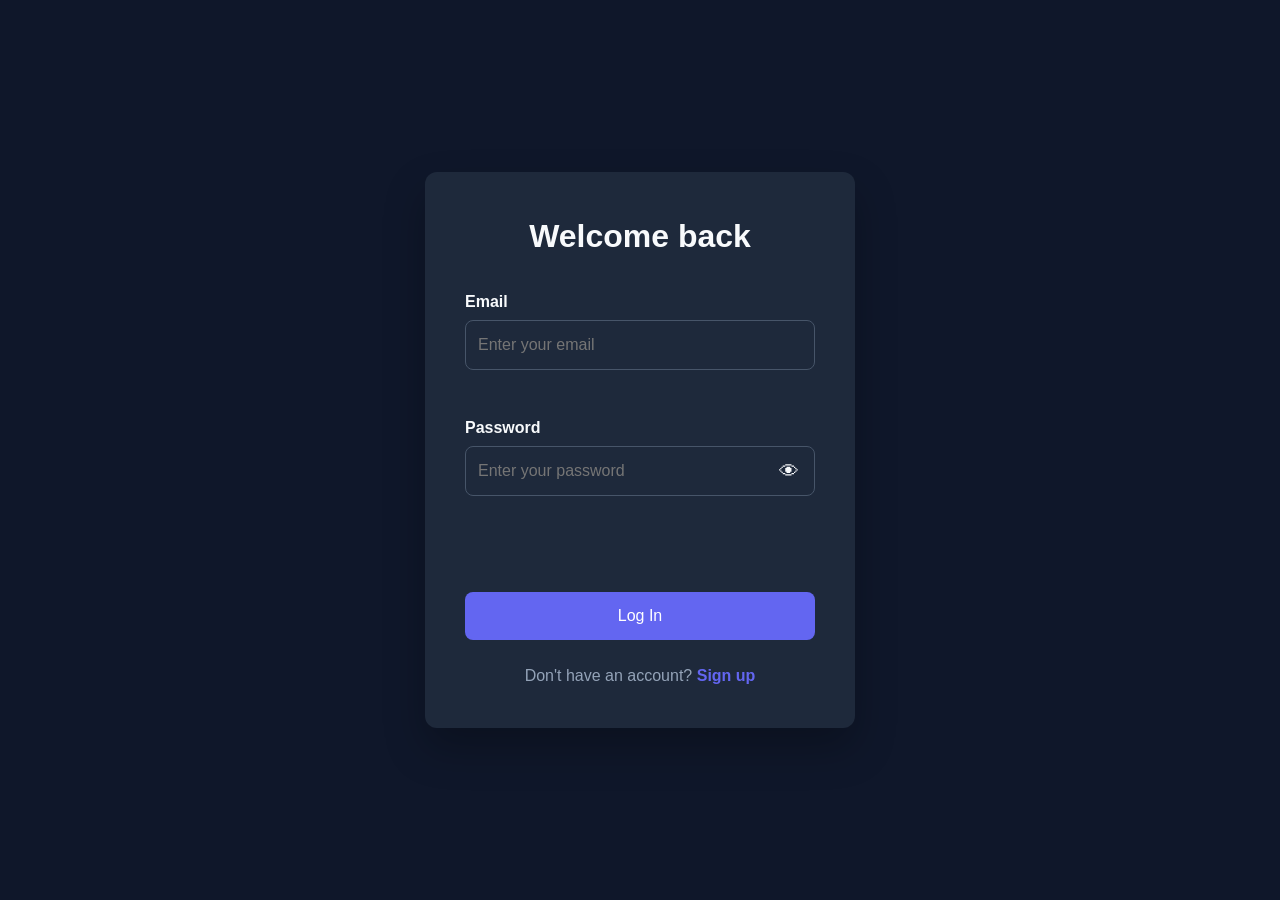
<file: index.html>
<!DOCTYPE html>
<html lang="en">

<head>

    <!-- Page Information -->
    <meta charset="UTF-8">
    <meta name="viewport" content="width=device-width, initial-scale=1.0">

    <title>10X CRM - Login</title>

    <!-- Global Styles -->
    <link rel="stylesheet" href="css/style.css">

</head>

<body>

    <!-- Login Page -->
    <main class="auth-page">

        <section class="auth-card login-card">

            <h1>Welcome back</h1>

            <!-- Login Form -->
            <form id="login-form" novalidate>

                <div class="form-group">

                    <label for="login-email">
                        Email
                    </label>

                    <input type="email" id="login-email" name="email" placeholder="Enter your email"
                        autocomplete="email">

                    <p class="field-error" id="login-email-error"></p>

                </div>

                <div class="form-group">

                    <label for="login-password">
                        Password
                    </label>

                    <div class="password-wrapper">

                        <input type="password" id="login-password" name="password" placeholder="Enter your password"
                            autocomplete="current-password">

                        <button type="button" class="password-toggle" data-target="login-password"
                            aria-label="Show password">
                            👁
                        </button>

                    </div>

                    <p class="field-error" id="login-password-error"></p>

                </div>

                <p class="form-error" id="login-form-error"></p>

                <button type="submit">
                    Log In
                </button>

            </form>

            <!-- Sign Up Link -->
            <p class="auth-link">

                Don't have an account?

                <a href="signup.html">
                    Sign up
                </a>

            </p>

        </section>

    </main>

    <!-- Toast Notification -->
    <div class="toast" id="toast" role="status" aria-live="polite">
    </div>

    <!-- JavaScript Files -->
    <script src="js/guard.js"></script>
    <script src="js/common.js"></script>
    <script src="js/login.js"></script>

</body>

</html>
</file>
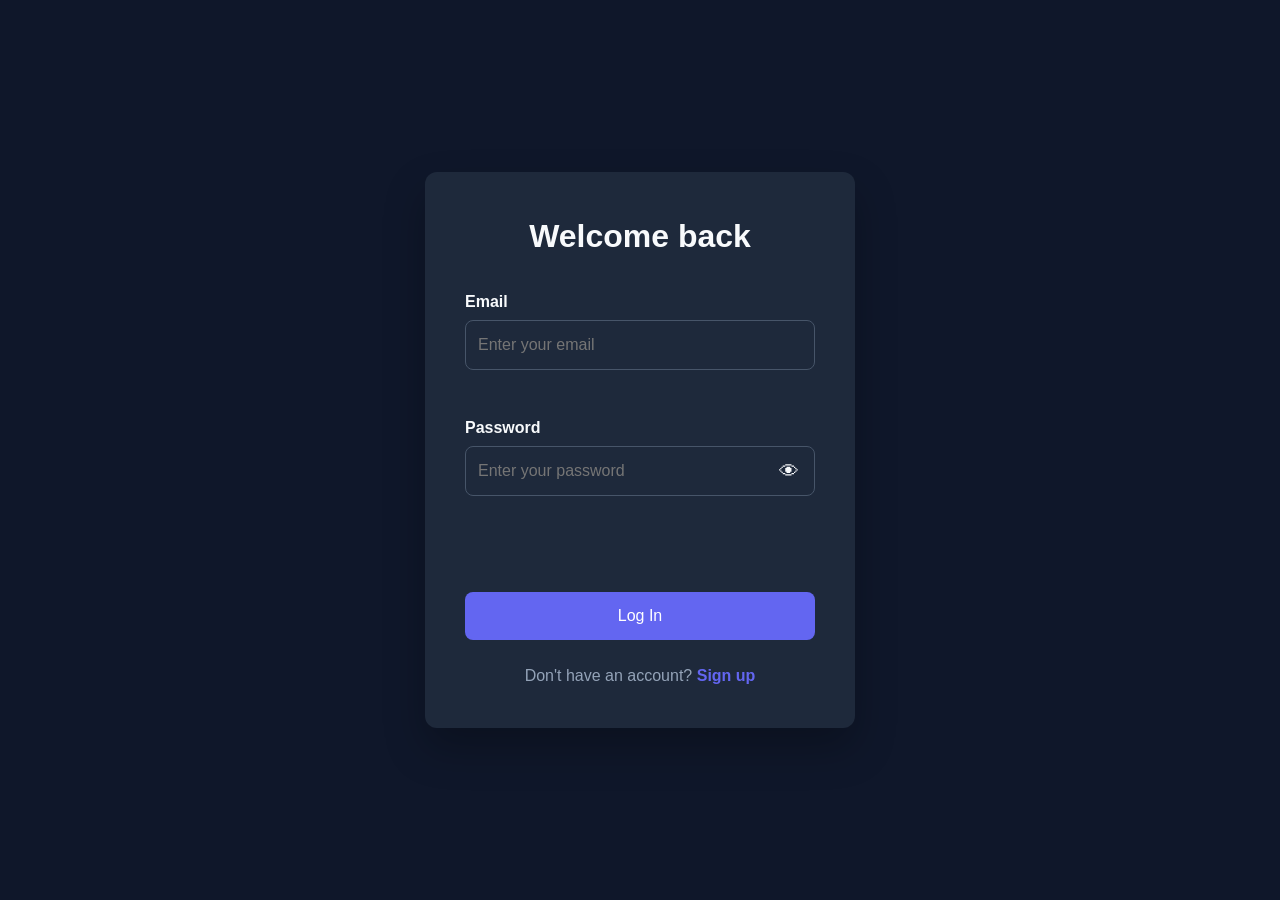
<file: clients.html>
<!DOCTYPE html>
<html lang="en">

<head>

    <!-- Page Information -->
    <meta charset="UTF-8">
    <meta name="viewport" content="width=device-width, initial-scale=1.0">

    <title>10X CRM - Clients</title>

    <!-- Global Styles -->
    <link rel="stylesheet" href="css/style.css">

</head>

<body>

    <!-- Protected Page Header -->
    <header class="header">

        <h1>
            <a href="dashboard.html" class="logo">
                10X CRM
            </a>
        </h1>

        <!-- Main Navigation -->
        <nav aria-label="Main navigation">

            <ul>

                <li>
                    <a href="dashboard.html">
                        Dashboard
                    </a>
                </li>

                <li>
                    <a href="clients.html" class="active">
                        Clients
                    </a>
                </li>

                <li>
                    <a href="profile.html">
                        Profile
                    </a>
                </li>

            </ul>

        </nav>

        <button type="button" id="theme-toggle">
            Change Theme
        </button>

        <button type="button" id="logout-button">
            Logout
        </button>

    </header>

    <!-- Clients Page -->
    <main class="clients-page">

        <!-- Page Heading -->
        <section class="page-heading">

            <h2>Clients</h2>

            <button type="button" id="open-add-client-modal">
                + Add Client
            </button>

        </section>

        <!-- Clients Toolbar -->
        <section class="clients-toolbar">

            <input type="search" id="client-search" placeholder="Search by name, company or email"
                aria-label="Search clients">

            <div class="filter-buttons">

                <button type="button" class="filter-button active" data-status="All">
                    All
                </button>

                <button type="button" class="filter-button" data-status="Lead">
                    Lead
                </button>

                <button type="button" class="filter-button" data-status="Contacted">
                    Contacted
                </button>

                <button type="button" class="filter-button" data-status="Won">
                    Won
                </button>

                <button type="button" class="filter-button" data-status="Lost">
                    Lost
                </button>

            </div>

            <select id="client-sort" aria-label="Sort clients">

                <option value="newest">
                    Newest first
                </option>

                <option value="oldest">
                    Oldest first
                </option>

                <option value="name-az">
                    Name A-Z
                </option>

                <option value="name-za">
                    Name Z-A
                </option>

                <option value="deal-high">
                    Deal value: high to low
                </option>

                <option value="deal-low">
                    Deal value: low to high
                </option>

            </select>

        </section>

        <!-- Clients List -->
        <section id="clients-list" aria-live="polite">

            <p>Loading clients...</p>

        </section>

    </main>

    <!-- Add Client Modal -->
    <div class="modal hidden" id="add-client-modal" role="dialog" aria-modal="true" aria-labelledby="add-client-title">

        <div class="modal-content">

            <button type="button" class="close-modal-button" id="close-add-client-modal" aria-label="Close modal">
                ×
            </button>

            <h2 id="add-client-title">
                Add Client
            </h2>

            <!-- Add Client Form -->
            <form id="client-form" novalidate>

                <div class="form-group">

                    <label for="client-name">
                        Name
                    </label>

                    <input type="text" id="client-name" name="name" placeholder="Enter client name">

                    <p class="field-error" id="client-name-error"></p>

                </div>

                <div class="form-group">

                    <label for="client-email">
                        Email
                    </label>

                    <input type="email" id="client-email" name="email" placeholder="Enter client email">

                    <p class="field-error" id="client-email-error"></p>

                </div>

                <div class="form-group">

                    <label for="client-phone">
                        Phone
                    </label>

                    <input type="tel" id="client-phone" name="phone" placeholder="Enter phone number">

                    <p class="field-error" id="client-phone-error"></p>

                </div>

                <div class="form-group">

                    <label for="client-company">
                        Company
                    </label>

                    <input type="text" id="client-company" name="company" placeholder="Enter company name">

                </div>

                <div class="form-group">

                    <label for="client-deal-value">
                        Deal Value
                    </label>

                    <input type="number" id="client-deal-value" name="dealValue" placeholder="Enter deal value" min="1"
                        step="1">

                    <p class="field-error" id="client-deal-value-error"></p>

                </div>

                <div class="form-group">

                    <label for="client-status">
                        Status
                    </label>

                    <select id="client-status" name="status">

                        <option value="Lead">
                            Lead
                        </option>

                        <option value="Contacted">
                            Contacted
                        </option>

                        <option value="Won">
                            Won
                        </option>

                        <option value="Lost">
                            Lost
                        </option>

                    </select>

                </div>

                <button type="submit">
                    Add Client
                </button>

            </form>

        </div>

    </div>

    <!-- Client Details Modal -->
    <div class="modal hidden" id="client-details-modal" role="dialog" aria-modal="true"
        aria-labelledby="client-details-title">

        <div class="modal-content client-details-content">

            <button type="button" class="close-modal-button" id="close-client-details-modal" aria-label="Close modal">
                ×
            </button>

            <!-- Client Details -->
            <section class="client-details-header">

                <img id="details-client-image" alt="Client avatar">

                <div>

                    <h2 id="client-details-title">
                        Client Name
                    </h2>

                    <p id="details-client-company">
                        Company
                    </p>

                </div>

            </section>

            <section class="client-details-information">

                <p>
                    <strong>Email:</strong>
                    <span id="details-client-email"></span>
                </p>

                <p>
                    <strong>Phone:</strong>
                    <span id="details-client-phone"></span>
                </p>

                <p>
                    <strong>Status:</strong>
                    <span id="details-client-status"></span>
                </p>

                <p>
                    <strong>Deal Value:</strong>
                    <span id="details-client-deal-value"></span>
                </p>

                <p>
                    <strong>Client since:</strong>
                    <span id="details-client-created-at"></span>
                </p>

            </section>

            <!-- Client Notes -->
            <section class="client-notes-section">

                <h3>Notes</h3>

                <div id="client-notes-list"></div>

                <div class="form-group">

                    <label for="client-note">
                        Add Note
                    </label>

                    <textarea id="client-note" name="note" placeholder="Write a note" rows="4"></textarea>

                </div>

                <button type="button" id="add-note-button">
                    Add Note
                </button>

            </section>

            <button type="button" id="reminder-button">
                Remind me in 1 min
            </button>

        </div>

    </div>

    <!-- Toast Notification -->
    <div class="toast" id="toast" role="status" aria-live="polite">
    </div>


    <!-- JavaScript Files -->
    <script src="js/guard.js"></script>
    <script src="js/common.js"></script>
    <script src="js/data.js"></script>
    <script src="js/clients.js"></script>
</body>

</html>
</file>
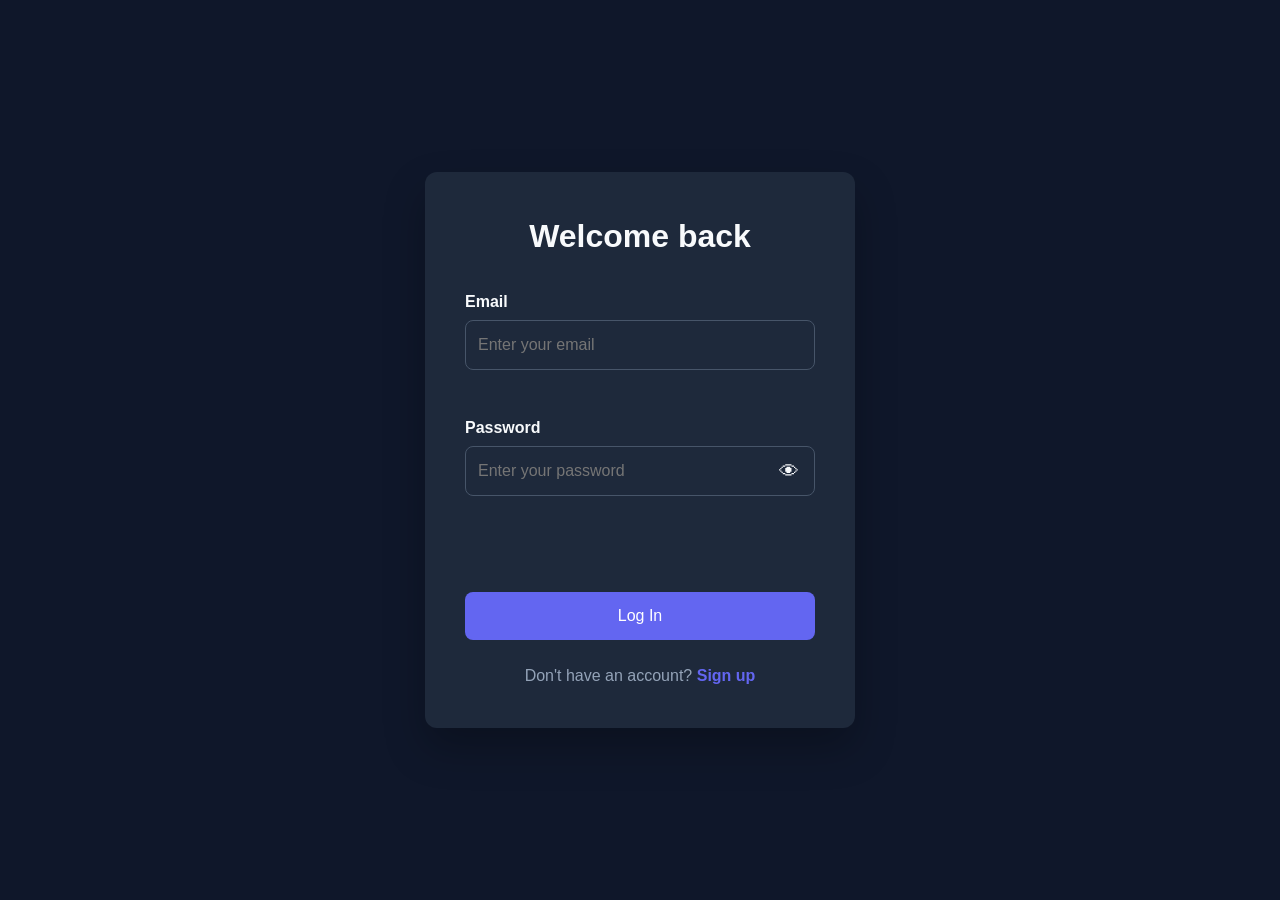
<file: dashboard.html>
<!DOCTYPE html>
<html lang="en">

<head>

    <!-- Page Information -->
    <meta charset="UTF-8">
    <meta name="viewport" content="width=device-width, initial-scale=1.0">

    <title>10X CRM - Dashboard</title>

    <!-- Global Styles -->
    <link rel="stylesheet" href="css/style.css">

</head>

<body>

    <!-- Protected Page Header -->
    <header class="header">

        <h1>
            <a href="dashboard.html" class="logo">
                10X CRM
            </a>
        </h1>

        <!-- Main Navigation -->
        <nav aria-label="Main navigation">

            <ul>

                <li>
                    <a href="dashboard.html" class="active">
                        Dashboard
                    </a>
                </li>

                <li>
                    <a href="clients.html">
                        Clients
                    </a>
                </li>

                <li>
                    <a href="profile.html">
                        Profile
                    </a>
                </li>

            </ul>

        </nav>

        <button type="button" id="theme-toggle">
            Change Theme
        </button>

        <button type="button" id="logout-button">
            Logout
        </button>

    </header>

    <!-- Dashboard Page -->
    <main class="dashboard-page">

        <!-- Welcome Section -->
        <section class="welcome-section">

            <div>

                <h2 id="welcome-message">
                    Welcome back!
                </h2>

                <p>
                    Here's what's happening in your CRM today.
                </p>

            </div>

            <div id="live-clock">
                --/--/---- --:--:--
            </div>

        </section>

        <!-- CRM Statistics -->
        <section class="stats-section" aria-label="CRM statistics">

            <article class="stat-card">

                <h3>Total Clients</h3>

                <p id="total-clients">
                    0
                </p>

            </article>

            <article class="stat-card">

                <h3>Active Deals</h3>

                <p id="active-deals">
                    0
                </p>

            </article>

            <article class="stat-card">

                <h3>Won Revenue</h3>

                <p id="won-revenue">
                    $0
                </p>

            </article>

            <article class="stat-card">

                <h3>New This Week</h3>

                <p id="new-this-week">
                    0
                </p>

            </article>

        </section>

        <!-- Quick Actions -->
        <section class="quick-actions">

            <h2>Quick Actions</h2>

            <div class="quick-actions-list">

                <a href="clients.html" class="quick-action-button">
                    Add Client
                </a>

                <button type="button" id="export-clients-button" class="quick-action-button">
                    Export Data
                </button>

            </div>

        </section>

        <!-- Pipeline Overview -->
        <section class="pipeline-overview">

            <h2>Pipeline Overview</h2>

            <div class="pipeline-list">

                <article class="pipeline-item">

                    <h3>Lead</h3>

                    <p id="pipeline-lead">
                        0
                    </p>

                </article>

                <article class="pipeline-item">

                    <h3>Contacted</h3>

                    <p id="pipeline-contacted">
                        0
                    </p>

                </article>

                <article class="pipeline-item">

                    <h3>Won</h3>

                    <p id="pipeline-won">
                        0
                    </p>

                </article>

                <article class="pipeline-item">

                    <h3>Lost</h3>

                    <p id="pipeline-lost">
                        0
                    </p>

                </article>

            </div>

        </section>

        <!-- Recent Clients -->
        <section class="recent-clients">

            <h2>Recent Clients</h2>

            <div id="recent-clients-list" class="recent-clients-list">
            </div>

            <a href="clients.html" class="view-all-clients">
                View all clients →
            </a>

        </section>

    </main>

    <!-- Toast Notification -->
    <div class="toast" id="toast" role="status" aria-live="polite">
    </div>

    <!-- JavaScript Files -->
    <script src="js/guard.js"></script>
    <script src="js/common.js"></script>
    <script src="js/data.js"></script>
    <script src="js/dashboard.js"></script>

</body>

</html>
</file>
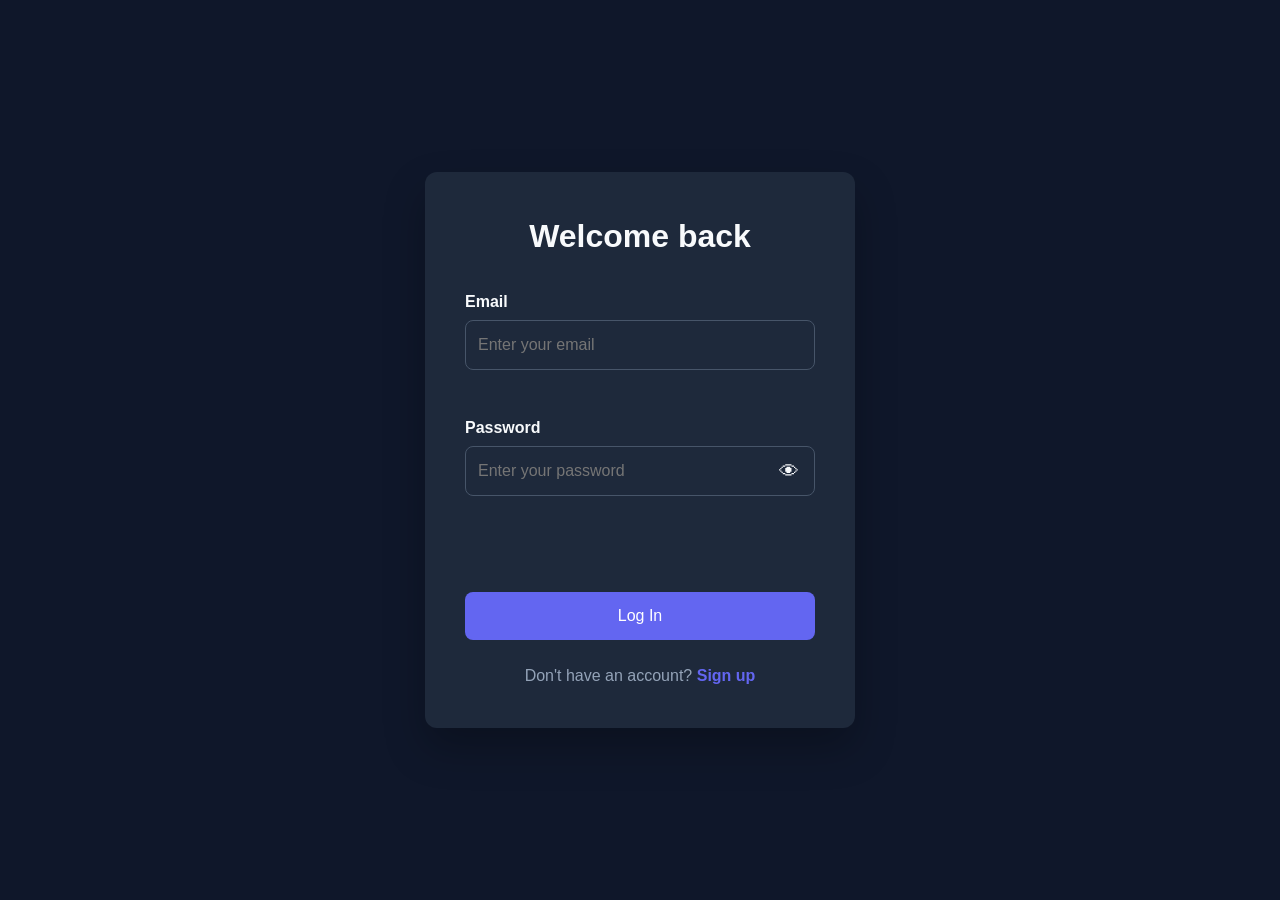
<file: profile.html>
<!DOCTYPE html>
<html lang="en">

<head>

    <!-- Page Information -->
    <meta charset="UTF-8">
    <meta name="viewport" content="width=device-width, initial-scale=1.0">

    <title>10X CRM - Profile</title>

    <!-- Global Styles -->
    <link rel="stylesheet" href="css/style.css">

</head>

<body>

    <!-- Protected Page Header -->
    <header class="header">

        <h1>
            <a href="dashboard.html" class="logo">
                10X CRM
            </a>
        </h1>

        <!-- Main Navigation -->
        <nav aria-label="Main navigation">

            <ul>

                <li>
                    <a href="dashboard.html">
                        Dashboard
                    </a>
                </li>

                <li>
                    <a href="clients.html">
                        Clients
                    </a>
                </li>

                <li>
                    <a href="profile.html" class="active">
                        Profile
                    </a>
                </li>

            </ul>

        </nav>

        <button type="button" id="theme-toggle">
            Change Theme
        </button>

        <button type="button" id="logout-button">
            Logout
        </button>

    </header>

    <!-- Profile Page -->
    <main class="profile-page">

        <!-- User Information -->
        <section class="profile-information">

            <div class="profile-avatar" id="profile-avatar">
                --
            </div>

            <div class="profile-details">

                <h2 id="profile-name">
                    User Name
                </h2>

                <p id="profile-email">
                    nazi@example.com
                </p>

                <p id="profile-company">
                    No company
                </p>

                <p>
                    Member since
                    <span id="member-since">
                        --
                    </span>
                </p>

            </div>

        </section>

        <!-- Edit Profile -->
        <section class="profile-section">

            <h2>Edit Profile</h2>

            <form id="profile-form" novalidate>

                <div class="form-group">

                    <label for="profile-full-name">
                        Full Name
                    </label>

                    <input type="text" id="profile-full-name" name="fullName" autocomplete="name">

                    <p class="field-error" id="profile-full-name-error"></p>

                </div>

                <div class="form-group">

                    <label for="profile-company-input">
                        Company
                    </label>

                    <input type="text" id="profile-company-input" name="company" placeholder="Company (optional)"
                        autocomplete="organization">

                </div>

                <button type="submit">
                    Save Changes
                </button>

            </form>

        </section>

        <!-- Change Password -->
        <section class="profile-section">

            <h2>Change Password</h2>

            <form id="password-form" novalidate>

                <div class="form-group">

                    <label for="current-password">
                        Current Password
                    </label>

                    <input type="password" id="current-password" name="currentPassword" autocomplete="current-password">

                    <p class="field-error" id="current-password-error"></p>

                </div>

                <div class="form-group">

                    <label for="new-password">
                        New Password
                    </label>

                    <input type="password" id="new-password" name="newPassword" autocomplete="new-password">

                    <p class="field-error" id="new-password-error"></p>

                </div>

                <div class="form-group">

                    <label for="confirm-new-password">
                        Confirm New Password
                    </label>

                    <input type="password" id="confirm-new-password" name="confirmNewPassword"
                        autocomplete="new-password">

                    <p class="field-error" id="confirm-new-password-error"></p>

                </div>

                <button type="submit">
                    Change Password
                </button>

            </form>

        </section>

        <!-- Data Management -->
        <section class="profile-section danger-zone">

            <h2>Data Management</h2>

            <p>
                Reset all CRM client data and load the original clients again.
                Your account and current session will not be deleted.
            </p>

            <button type="button" id="reset-crm-data">
                Reset CRM Data
            </button>

        </section>

    </main>

    <!-- Toast Notification -->
    <div class="toast" id="toast" role="status" aria-live="polite">
    </div>

    <!-- JavaScript Files -->
    <script src="js/guard.js"></script>
    <script src="js/common.js"></script>
    <script src="js/data.js"></script>
    <script src="js/profile.js"></script>

</body>

</html>
</file>
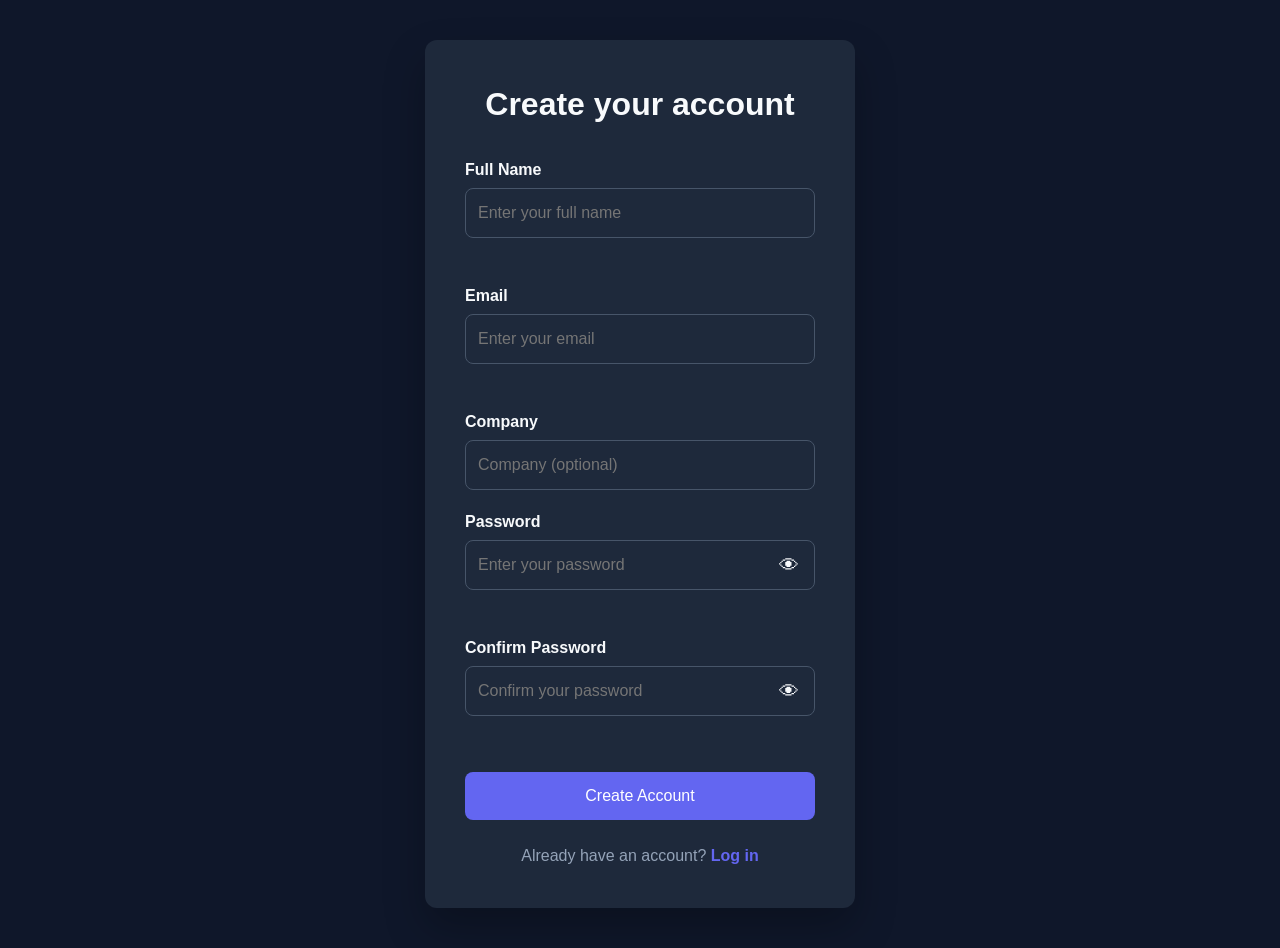
<file: signup.html>
<!DOCTYPE html>
<html lang="en">

<head>

    <!-- Page Information -->
    <meta charset="UTF-8">
    <meta name="viewport" content="width=device-width, initial-scale=1.0">

    <title>10X CRM - Sign Up</title>

    <!-- Global Styles -->
    <link rel="stylesheet" href="css/style.css">

</head>

<body>

    <!-- Sign Up Page -->
    <main class="auth-page">

        <section class="auth-card signup-card">

            <h1>Create your account</h1>

            <!-- Sign Up Form -->
            <form id="signup-form" novalidate>

                <div class="form-group">

                    <label for="full-name">
                        Full Name
                    </label>

                    <input type="text" id="full-name" name="fullName" placeholder="Enter your full name"
                        autocomplete="name">

                    <p class="field-error" id="full-name-error"></p>

                </div>

                <div class="form-group">

                    <label for="email">
                        Email
                    </label>

                    <input type="email" id="email" name="email" placeholder="Enter your email" autocomplete="email">

                    <p class="field-error" id="email-error"></p>

                </div>

                <div class="form-group">

                    <label for="company">
                        Company
                    </label>

                    <input type="text" id="company" name="company" placeholder="Company (optional)"
                        autocomplete="organization">

                </div>

                <div class="form-group">

                    <label for="password">
                        Password
                    </label>

                    <div class="password-wrapper">

                        <input type="password" id="password" name="password" placeholder="Enter your password"
                            autocomplete="new-password">

                        <button type="button" class="password-toggle" data-target="password" aria-label="Show password">
                            👁
                        </button>

                    </div>

                    <p class="field-error" id="password-error"></p>

                </div>

                <div class="form-group">

                    <label for="confirm-password">
                        Confirm Password
                    </label>

                    <div class="password-wrapper">

                        <input type="password" id="confirm-password" name="confirmPassword"
                            placeholder="Confirm your password" autocomplete="new-password">

                        <button type="button" class="password-toggle" data-target="confirm-password"
                            aria-label="Show password">
                            👁
                        </button>

                    </div>

                    <p class="field-error" id="confirm-password-error"></p>

                </div>

                <button type="submit">
                    Create Account
                </button>

            </form>

            <!-- Login Link -->
            <p class="auth-link">

                Already have an account?

                <a href="index.html">
                    Log in
                </a>

            </p>

        </section>

    </main>

    <!-- Toast Notification -->
    <div class="toast" id="toast" role="status" aria-live="polite">
    </div>

    <!-- JavaScript Files -->
    <script src="js/guard.js"></script>
    <script src="js/common.js"></script>
    <script src="js/signup.js"></script>

</body>

</html>
</file>
<file: css/style.css>
/* COLOR VARIABLES */

:root {
    --background-color: #0f172a;
    --surface-color: #1e293b;
    --surface-light-color: #334155;

    --text-color: #f8fafc;
    --muted-text-color: #94a3b8;

    --primary-color: #6366f1;
    --primary-hover-color: #4f46e5;

    --success-color: #22c55e;
    --error-color: #ef4444;
    --warning-color: #f59e0b;

    --border-color: #475569;
    --shadow-color: rgba(0, 0, 0, 0.25);

    --border-radius: 12px;
}


/* LIGHT THEME */

body.light-theme {
    --background-color: #f1f5f9;
    --surface-color: #ffffff;
    --surface-light-color: #e2e8f0;

    --text-color: #0f172a;
    --muted-text-color: #64748b;

    --border-color: #cbd5e1;
    --shadow-color: rgba(15, 23, 42, 0.12);
}


/* CSS RESET */

* {
    margin: 0;
    padding: 0;
    box-sizing: border-box;
}


/* GLOBAL PAGE STYLES */

html {
    font-family: Arial, Helvetica, sans-serif;
}

body {
    min-height: 100vh;

    background-color: var(--background-color);
    color: var(--text-color);

    line-height: 1.5;

    transition:
        background-color 0.3s ease,
        color 0.3s ease;
}

a {
    color: inherit;
    text-decoration: none;
}

button,
input,
select,
textarea {
    font: inherit;
}


/* COMMON BUTTON STYLES */

button {
    padding: 12px 18px;

    border: none;
    border-radius: 8px;

    background-color: var(--primary-color);
    color: #ffffff;

    cursor: pointer;

    transition:
        background-color 0.2s ease,
        transform 0.2s ease;
}

button:hover {
    background-color: var(--primary-hover-color);
}

button:active {
    transform: scale(0.98);
}


/* COMMON INPUT STYLES */

input,
select,
textarea {
    width: 100%;

    padding: 12px;

    border: 1px solid var(--border-color);
    border-radius: 8px;

    background-color: var(--surface-color);
    color: var(--text-color);

    outline: none;

    transition:
        border-color 0.2s ease,
        box-shadow 0.2s ease;
}

input:focus,
select:focus,
textarea:focus {
    border-color: var(--primary-color);

    box-shadow:
        0 0 0 3px rgba(99, 102, 241, 0.2);
}

textarea {
    resize: vertical;
}


/* FORM GROUPS */

.form-group {
    display: flex;
    flex-direction: column;

    gap: 6px;
}

.form-group label {
    font-weight: 600;
}


/* VALIDATION */

.field-error,
.form-error {
    min-height: 20px;

    color: var(--error-color);

    font-size: 14px;
}

.input-error,
.input-error:focus {
    border-color: var(--error-color);

    box-shadow:
        0 0 0 3px rgba(239, 68, 68, 0.2);
}


/* PASSWORD VISIBILITY */

.password-wrapper {
    position: relative;
}

.password-wrapper input {
    padding-right: 55px;
}

.password-toggle {
    position: absolute;

    top: 50%;
    right: 16px;

    width: auto;
    height: auto;

    display: flex;
    justify-content: center;
    align-items: center;

    margin: 0;
    padding: 0;

    border: none;

    background-color: transparent;
    color: var(--text-color);

    font-size: 20px;
    line-height: 1;

    transform: translateY(-50%);
}

.password-toggle:hover {
    background-color: transparent;
}

.password-toggle:active {
    transform:
        translateY(-50%) scale(0.95);
}


/* UTILITY */

.hidden {
    display: none !important;
}


/* AUTH PAGES */

.auth-page {
    min-height: 100vh;

    display: flex;
    justify-content: center;
    align-items: center;

    padding: 40px 20px;
}

.auth-card {
    width: 100%;
    max-width: 430px;

    padding: 40px;

    background-color: var(--surface-color);

    border-radius: var(--border-radius);

    box-shadow:
        0 20px 40px var(--shadow-color);
}

.auth-card h1 {
    margin-bottom: 30px;

    text-align: center;

    font-size: 32px;
}

.auth-card form {
    display: flex;
    flex-direction: column;

    gap: 20px;
}

.auth-card form>button {
    margin-top: 10px;
}

.auth-link {
    margin-top: 24px;

    text-align: center;

    color: var(--muted-text-color);
}

.auth-link a {
    color: var(--primary-color);

    font-weight: 600;
}

.auth-link a:hover {
    text-decoration: underline;
}


/* TOAST */

.toast {
    position: fixed;

    right: 24px;
    bottom: 24px;

    z-index: 1000;

    min-width: 280px;
    max-width: 360px;

    padding: 16px 20px;

    background-color: var(--surface-light-color);
    color: var(--text-color);

    border-radius: 10px;

    box-shadow:
        0 12px 30px var(--shadow-color);

    opacity: 0;

    pointer-events: none;

    transform: translateY(20px);

    transition:
        opacity 0.3s ease,
        transform 0.3s ease;
}

.toast.show {
    opacity: 1;

    pointer-events: auto;

    transform: translateY(0);
}

.toast.success {
    border-left: 5px solid var(--success-color);
}

.toast.error {
    border-left: 5px solid var(--error-color);
}

.toast.info {
    border-left: 5px solid #3b82f6;
}

/* HEADER */

.header {
    display: flex;
    align-items: center;

    gap: 12px;

    padding: 18px 40px;

    background-color: var(--surface-color);

    box-shadow:
        0 4px 12px var(--shadow-color);
}

.logo {
    color: var(--primary-color);

    font-size: 28px;
    font-weight: 700;
}

.header nav {
    margin-left: auto;
}

.header nav ul {
    display: flex;
    align-items: center;

    gap: 24px;

    list-style: none;
}

.header nav a {
    display: inline-block;

    padding: 8px 14px;

    border-radius: 8px;

    transition:
        background-color 0.2s ease,
        color 0.2s ease;
}

.header nav a:hover {
    background-color: var(--surface-light-color);
}

.header nav a.active {
    background-color: var(--primary-color);
    color: #ffffff;
}

.header button {
    flex-shrink: 0;
}


/* MAIN PAGE LAYOUT */

.dashboard-page,
.clients-page,
.profile-page {
    padding: 40px;
}

.page-heading,
.section-heading {
    display: flex;
    justify-content: space-between;
    align-items: center;

    gap: 20px;
}

.page-heading {
    margin-bottom: 30px;
}

.section-heading {
    margin-bottom: 20px;
}


/* DASHBOARD WELCOME */

.welcome-section {
    display: flex;
    justify-content: space-between;
    align-items: center;

    gap: 20px;

    margin-bottom: 30px;
    padding: 24px;

    background-color: var(--surface-color);

    border-radius: var(--border-radius);

    box-shadow:
        0 8px 20px var(--shadow-color);
}

.welcome-section h2 {
    margin-bottom: 8px;
}

.welcome-section p {
    color: var(--muted-text-color);
}

#live-clock {
    color: var(--primary-color);

    font-size: 18px;
    font-weight: 700;
}


/* DASHBOARD STATISTICS */

.stats-section {
    display: grid;
    grid-template-columns: repeat(4, minmax(0, 1fr));

    gap: 20px;

    margin-bottom: 30px;
}

.stat-card {
    padding: 24px;

    background-color: var(--surface-color);

    border-radius: var(--border-radius);

    box-shadow:
        0 8px 20px var(--shadow-color);
}

.stat-card h3 {
    margin-bottom: 10px;

    color: var(--muted-text-color);

    font-size: 16px;
}

.stat-card p {
    color: var(--primary-color);

    font-size: 30px;
    font-weight: 700;
}


/* PIPELINE OVERVIEW */

.pipeline-overview {
    margin-bottom: 30px;
    padding: 24px;

    background-color: var(--surface-color);

    border-radius: var(--border-radius);

    box-shadow:
        0 8px 20px var(--shadow-color);
}

.pipeline-overview h2 {
    margin-bottom: 20px;
}

.pipeline-list {
    display: grid;
    grid-template-columns: repeat(4, minmax(0, 1fr));

    gap: 16px;
}

.pipeline-item {
    padding: 18px;

    background-color: var(--surface-light-color);

    border-radius: 10px;

    text-align: center;
}

.pipeline-item h3 {
    margin-bottom: 8px;

    color: var(--muted-text-color);

    font-size: 15px;
}

.pipeline-item p {
    font-size: 24px;
    font-weight: 700;
}

/* RECENT CLIENTS */

.recent-clients {
    margin-bottom: 30px;
    padding: 24px;

    background-color: var(--surface-color);

    border-radius: var(--border-radius);

    box-shadow:
        0 8px 20px var(--shadow-color);
}

.recent-clients h2 {
    margin-bottom: 24px;
}

#recent-clients-list {
    display: flex;
    flex-direction: column;

    gap: 16px;

    margin-bottom: 22px;
}


/* RECENT CLIENT CARD */

.recent-client-card {
    display: grid;
    grid-template-columns:
        minmax(140px, 1fr) minmax(180px, 1fr) 100px 110px;

    align-items: center;

    gap: 24px;

    min-height: 100px;

    padding: 22px 24px;

    background-color: var(--surface-light-color);

    border: 1px solid var(--border-color);
    border-radius: 12px;

    transition:
        border-color 0.2s ease,
        transform 0.2s ease;
}

.recent-client-card:hover {
    border-color: var(--primary-color);

    transform: translateY(-2px);
}

.recent-client-name {
    margin: 0;

    color: var(--text-color);

    font-size: 18px;
    font-weight: 700;
}

.recent-client-company {
    margin: 0;

    color: var(--muted-text-color);

    text-align: center;

    font-size: 15px;
}

.recent-client-value {
    justify-self: center;

    color: var(--text-color);

    font-size: 18px;
    font-weight: 700;

    white-space: nowrap;
}

.recent-client-status {
    justify-self: end;

    min-width: 90px;

    display: inline-flex;
    justify-content: center;
    align-items: center;

    padding: 7px 14px;

    background-color: rgba(99, 102, 241, 0.24);
    color: #818cf8;

    border-radius: 999px;

    font-size: 13px;
    font-weight: 700;

    text-transform: capitalize;
}

.view-all-clients {
    display: inline-block;

    color: var(--primary-color);

    font-weight: 600;
}

.view-all-clients:hover {
    text-decoration: underline;
}


/* QUICK ACTIONS */

.quick-actions {
    margin-bottom: 30px;
    padding: 24px;

    background-color: var(--surface-color);

    border-radius: var(--border-radius);

    box-shadow:
        0 8px 20px var(--shadow-color);
}

.quick-actions h2 {
    margin-bottom: 20px;
}

.quick-actions-list {
    display: flex;
    flex-wrap: wrap;

    gap: 12px;
}

.quick-action-button {
    display: inline-flex;
    justify-content: center;
    align-items: center;

    padding: 10px 16px;

    border-radius: 8px;

    background-color: var(--primary-color);
    color: #ffffff;

    font-weight: 600;

    transition:
        background-color 0.2s ease,
        transform 0.2s ease;
}

.quick-action-button:hover {
    background-color: var(--primary-hover-color);

    transform: translateY(-2px);
}

#export-clients-button {
    width: auto;

    padding: 10px 16px;
}


/* CLIENTS TOOLBAR */

.clients-toolbar {
    display: grid;
    grid-template-columns: minmax(220px, 1.5fr) auto auto;
    align-items: center;

    gap: 16px;

    margin-bottom: 24px;
    padding: 20px;

    background-color: var(--surface-color);

    border-radius: var(--border-radius);

    box-shadow:
        0 8px 20px var(--shadow-color);
}

.filter-buttons {
    display: flex;
    flex-wrap: wrap;

    gap: 10px;
}

.filter-button {
    padding: 10px 14px;

    background-color: var(--surface-light-color);
    color: var(--text-color);
}

.filter-button:hover {
    background-color: var(--primary-hover-color);
    color: #ffffff;
}

.filter-button.active {
    background-color: var(--primary-color);
    color: #ffffff;
}

#client-sort {
    min-width: 190px;
}


/* CLIENTS LIST */

#clients-list {
    display: grid;
    grid-template-columns: repeat(3, minmax(0, 1fr));

    gap: 20px;
}


/* CLIENT CARD */

.client-card {
    padding: 20px;

    background-color: var(--surface-color);

    border: 1px solid var(--border-color);
    border-radius: var(--border-radius);

    box-shadow:
        0 8px 20px var(--shadow-color);

    transition:
        transform 0.2s ease,
        border-color 0.2s ease;
}

.client-card:hover {
    border-color: var(--primary-color);

    transform: translateY(-3px);
}


.client-avatar,
.client-card img {
    width: 54px;
    height: 54px;

    flex-shrink: 0;

    border-radius: 50%;

    object-fit: cover;

    background-color: var(--surface-light-color);
}

.client-card h3 {
    margin-bottom: 4px;
}

.client-company,
.client-email {
    color: var(--muted-text-color);
}

.client-email {
    margin-bottom: 8px;

    overflow-wrap: anywhere;
}


.client-deal-value {
    font-size: 18px;
    font-weight: 700;
}

.client-status-select {
    width: auto;
    min-width: 125px;

    border: none;

    font-weight: 700;

    cursor: pointer;
}


/* CLIENT ACTIONS */

.client-actions {
    display: flex;
    flex-wrap: wrap;

    gap: 8px;

    margin-top: 16px;
}

.edit-client-button,
.delete-client-button,
.view-client-button {
    width: auto;

    padding: 7px 12px;

    font-size: 13px;
}

.edit-client-button,
.view-client-button {
    background-color: var(--primary-color);
}

.edit-client-button:hover,
.view-client-button:hover {
    background-color: var(--primary-hover-color);
}

.delete-client-button {
    background-color: var(--error-color);
}

.delete-client-button:hover {
    background-color: #dc2626;
}


/* STATUS BADGES */

.status-badge,
.client-status {
    display: inline-flex;
    justify-content: center;
    align-items: center;

    padding: 5px 10px;

    border-radius: 999px;

    font-size: 13px;
    font-weight: 700;
}

.status-lead {
    background-color: rgba(99, 102, 241, 0.18);
    color: #818cf8;
}

.status-contacted {
    background-color: rgba(245, 158, 11, 0.18);
    color: var(--warning-color);
}

.status-won {
    background-color: rgba(34, 197, 94, 0.18);
    color: var(--success-color);
}

.status-lost {
    background-color: rgba(239, 68, 68, 0.18);
    color: var(--error-color);
}

/* MODALS */

.modal {
    position: fixed;
    inset: 0;

    z-index: 900;

    display: flex;
    justify-content: center;
    align-items: center;

    padding: 24px;

    background-color: rgba(15, 23, 42, 0.72);
}

.modal-content {
    position: relative;

    width: 100%;
    max-width: 560px;
    max-height: 90vh;

    padding: 28px;

    overflow-y: auto;

    background-color: var(--surface-color);

    border-radius: var(--border-radius);

    box-shadow:
        0 24px 60px var(--shadow-color);
}

.modal-content h2 {
    margin-bottom: 24px;
}

.modal-content form {
    display: flex;
    flex-direction: column;

    gap: 18px;
}

.close-modal-button {
    position: absolute;

    top: 14px;
    right: 14px;

    width: 38px;
    height: 38px;

    display: flex;
    justify-content: center;
    align-items: center;

    padding: 0;

    background-color: var(--surface-light-color);
    color: var(--text-color);

    font-size: 24px;
}

.close-modal-button:hover {
    background-color: var(--error-color);
    color: #ffffff;
}


/* CLIENT DETAILS */

.client-details-content {
    max-width: 680px;
}

.client-details-header {
    display: flex;
    align-items: center;

    gap: 18px;

    margin-bottom: 24px;
}

.client-details-header img {
    width: 80px;
    height: 80px;

    flex-shrink: 0;

    border-radius: 50%;

    object-fit: cover;

    background-color: var(--surface-light-color);
}

.client-details-header p {
    color: var(--muted-text-color);
}

.client-details-information {
    display: grid;
    grid-template-columns: repeat(2, minmax(0, 1fr));

    gap: 14px;

    margin-bottom: 28px;
}

.client-details-information p {
    padding: 12px;

    background-color: var(--surface-light-color);

    border-radius: 8px;
}

.client-notes-section {
    margin-bottom: 20px;
}

.client-notes-section h3 {
    margin-bottom: 14px;
}

#client-notes-list {
    display: flex;
    flex-direction: column;

    gap: 10px;

    margin-bottom: 18px;
}

.client-note-item {
    padding: 12px;

    background-color: var(--surface-light-color);

    border-radius: 8px;
}

.client-note-item p {
    margin-bottom: 6px;
}

.client-note-item time {
    color: var(--muted-text-color);

    font-size: 13px;
}


/* PROFILE PAGE */

.profile-information {
    display: flex;
    align-items: center;

    gap: 24px;

    margin-bottom: 30px;
    padding: 24px;

    background-color: var(--surface-color);

    border-radius: var(--border-radius);

    box-shadow:
        0 8px 20px var(--shadow-color);
}

.profile-avatar {
    width: 90px;
    height: 90px;

    display: flex;
    justify-content: center;
    align-items: center;

    flex-shrink: 0;

    border-radius: 50%;

    background-color: var(--primary-color);
    color: #ffffff;

    font-size: 32px;
    font-weight: 700;
}

.profile-details h2 {
    margin-bottom: 8px;
}

.profile-details p {
    margin-bottom: 6px;

    color: var(--muted-text-color);
}

.profile-section {
    margin-bottom: 30px;
    padding: 24px;

    background-color: var(--surface-color);

    border-radius: var(--border-radius);

    box-shadow:
        0 8px 20px var(--shadow-color);
}

.profile-section h2 {
    margin-bottom: 20px;
}

.profile-section form {
    display: flex;
    flex-direction: column;

    gap: 18px;
}


/* CHECKBOX */

.checkbox-group {
    display: flex;
    flex-direction: row;
    align-items: center;

    gap: 10px;
}

.checkbox-group input {
    width: auto;
}


/* DANGER ZONE */

.danger-zone {
    border: 2px solid var(--error-color);
}

.danger-zone p {
    margin-bottom: 20px;

    color: var(--muted-text-color);
}

#reset-crm-data {
    background-color: var(--error-color);
}

#reset-crm-data:hover {
    background-color: #dc2626;
}


/* EMPTY STATES */

.empty-state {
    grid-column: 1 / -1;

    padding: 30px;

    background-color: var(--surface-color);
    color: var(--muted-text-color);

    border-radius: var(--border-radius);

    text-align: center;
}


/* ACCESSIBILITY */

button:focus-visible,
a:focus-visible,
input:focus-visible,
select:focus-visible,
textarea:focus-visible {
    outline: 3px solid rgba(99, 102, 241, 0.35);
    outline-offset: 2px;
}


/* SCROLLBAR */

::-webkit-scrollbar {
    width: 10px;
}

::-webkit-scrollbar-track {
    background-color: var(--surface-color);
}

::-webkit-scrollbar-thumb {
    background-color: var(--surface-light-color);

    border-radius: 999px;
}

::-webkit-scrollbar-thumb:hover {
    background-color: var(--primary-color);
}


/* TEXT SELECTION */

::selection {
    background-color: rgba(99, 102, 241, 0.35);
    color: #ffffff;
}

/* RESPONSIVE DESIGN */

@media (max-width: 1100px) {

    .stats-section,
    .pipeline-list {
        grid-template-columns: repeat(2, minmax(0, 1fr));
    }

    #clients-list {
        grid-template-columns: repeat(2, minmax(0, 1fr));
    }

    .clients-toolbar {
        grid-template-columns: 1fr;
    }

    .recent-client-card {
        grid-template-columns:
            minmax(120px, 1fr) minmax(150px, 1fr) 90px 100px;

        gap: 16px;
    }
}


@media (max-width: 768px) {
    .header {
        flex-wrap: wrap;

        padding: 18px 20px;
    }

    .header nav {
        width: 100%;
        margin-left: 0;
    }

    .header nav ul {
        justify-content: center;
        flex-wrap: wrap;

        gap: 12px;
    }

    .dashboard-page,
    .clients-page,
    .profile-page {
        padding: 20px;
    }

    .welcome-section,
    .page-heading,
    .section-heading,
    .profile-information,
    .client-details-header {
        flex-direction: column;
        align-items: flex-start;
    }

    .stats-section,
    .pipeline-list,
    #clients-list,
    .client-details-information {
        grid-template-columns: 1fr;
    }

    .page-heading,
    .section-heading {
        align-items: stretch;
    }

    .recent-client-card {
        grid-template-columns: 1fr auto;

        gap: 12px 20px;

        min-height: auto;

        padding: 18px;
    }

    .recent-client-name {
        grid-column: 1;
        grid-row: 1;
    }

    .recent-client-company {
        grid-column: 1;
        grid-row: 2;

        text-align: left;
    }

    .recent-client-value {
        grid-column: 2;
        grid-row: 1;

        justify-self: end;
    }

    .recent-client-status {
        grid-column: 2;
        grid-row: 2;

        justify-self: end;
    }

    .modal-content {
        padding: 24px 20px;
    }

    .auth-card {
        padding: 28px;
    }
}


@media (max-width: 480px) {
    .header {
        padding: 16px;
    }

    .logo {
        font-size: 24px;
    }

    .header button {
        width: 100%;
    }

    .header nav ul {
        flex-direction: column;
    }

    .header nav a {
        width: 100%;

        text-align: center;
    }

    .stats-section,
    .pipeline-list {
        grid-template-columns: 1fr;
    }

    .recent-client-card {
        grid-template-columns: 1fr;

        gap: 8px;
    }

    .recent-client-name,
    .recent-client-company,
    .recent-client-value,
    .recent-client-status {
        grid-column: 1;
        grid-row: auto;

        justify-self: start;

        text-align: left;
    }

    .recent-client-company {
        margin-bottom: 6px;
    }

    .quick-actions-list {
        flex-direction: column;
    }

    .quick-action-button,
    #export-clients-button {
        width: 100%;
    }

    .filter-buttons {
        flex-direction: column;
    }

    .filter-button,
    #client-sort {
        width: 100%;
    }

    .client-actions {
        flex-direction: column;
        align-items: stretch;
    }

    .client-status-select,
    .edit-client-button,
    .delete-client-button,
    .view-client-button {
        width: 100%;
    }

    .profile-information {
        align-items: center;

        text-align: center;
    }

    .toast {
        right: 16px;
        left: 16px;

        min-width: auto;
        max-width: none;
    }

    .modal {
        padding: 12px;
    }

    .modal-content {
        padding: 24px 16px;
    }
}
</file>
